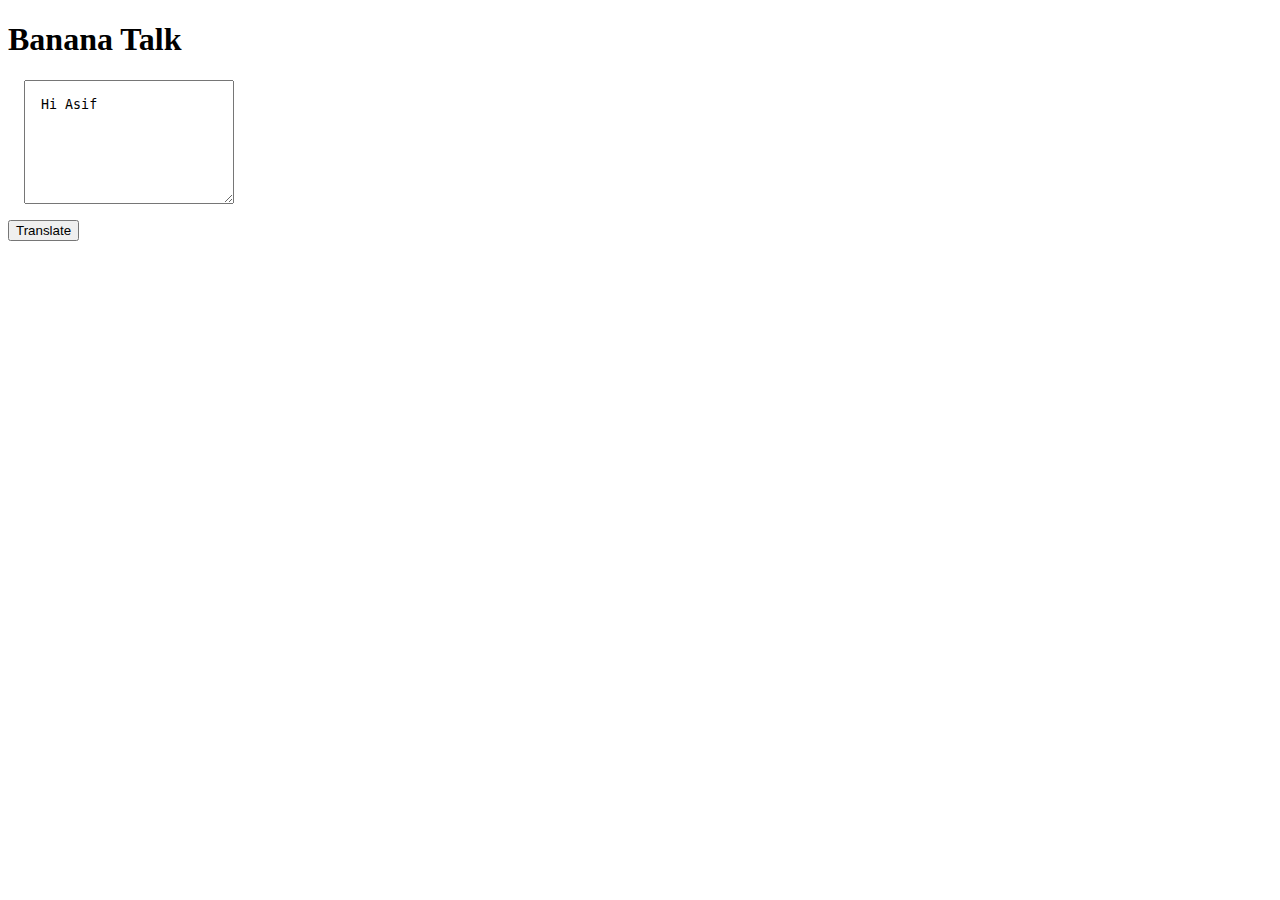
<file: Learning JS/index.html>
<!DOCTYPE html>
<html lang="en">
<head>
    <meta charset="UTF-8">
    <meta http-equiv="X-UA-Compatible" content="IE=edge">
    <meta name="viewport" content="width=device-width, initial-scale=1.0">
    <title>Banana Speak</title>
    <style>
         textarea {
             width: 90;
             height: 10vh;
             display: block; 
             margin: 1rem;
             padding: 1rem;
         }
    </style>
</head>
<body>
    <h1>Banana Talk</h1>
    <textarea id="txtinput" placeholder="you are a banana talk">Hi Asif</textarea>
    <button id="btn-translate">Translate</button>
    <script src="app.js" type="text/javascript"></script>
</body>
</html>
</file>
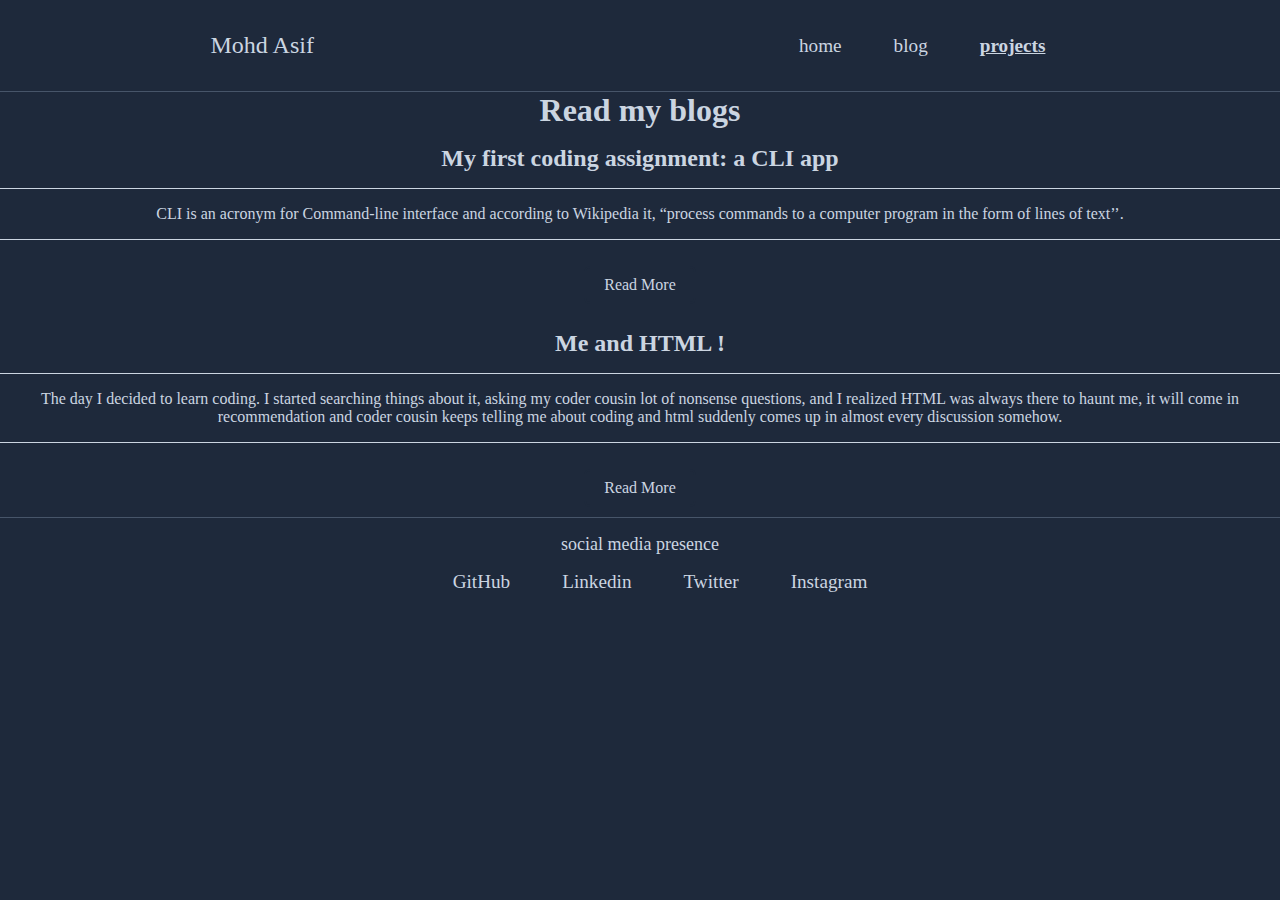
<file: blog.html>
<!DOCTYPE html>
<html lang="en">
  <head>
    <meta charset="UTF-8" />
    <meta http-equiv="X-UA-Compatible" content="IE=edge" />
    <meta name="viewport" content="width=device-width, initial-scale=1.0" />
    <title>blog</title>

    <link href="./style.css" rel="stylesheet" />
  </head>
  <body>
    <!-- <h2>Navigation</h2> -->

    <nav class="navigation">
      <div class="nav-brand">Mohd Asif</div>
      <div class="nav-list">
        <ul class="list-non-bullet nav-pills">
          <li class="list-inline">
            <a href="./home.html" class="links">home</a>
          </li>
          <li class="list-inline">
            <a class="links" href="blog.html">blog</a>
          </li>
          <li class="list-inline">
            <a class="links link-active" href="./projects.html">projects</a>
          </li>
        </ul>
      </div>
    </nav>
    <hr />

    <section>
      <h1 style="text-align: center">Read my blogs</h1>
      <h2 class="section">My first coding assignment: a CLI app</h2>
      <p class="section-content">
        CLI is an acronym for Command-line interface and according to Wikipedia
        it, “process commands to a computer program in the form of lines of
        text’’.
      </p>
      <div class="center">
        <a
          href="https://medium.com/@mohdasif_2842/my-first-coding-assignment-a-cli-app-4d9602fd0899"
          class="button-b"
          >Read More</a
        >
      </div>
    </section>

    <section>
      <h2 class="section">Me and HTML !</h2>
      <p class="section-content">
        The day I decided to learn coding. I started searching things about it,
        asking my coder cousin lot of nonsense questions, and I realized HTML
        was always there to haunt me, it will come in recommendation and coder
        cousin keeps telling me about coding and html suddenly comes up in
        almost every discussion somehow.
      </p>
      <div class="center">
        <a
          href="https://medium.com/@mohdasif_2842/me-and-html-da02640927e5"
          class="button-b"
          >Read More</a
        >
      </div>
    </section>

    <footer class="footer">
      <div class="footer-header">social media presence</div>
      <ul class="social-links non-bullet">
        <li class="list-inline">
          <a class="links" href="https://github.com/mohdasifabid">GitHub</a>
        </li>
        <li class="list-inline">
          <a
            class="links"
            href="https://www.linkedin.com/in/mohd-asif-91793116b/"
            >Linkedin</a
          >
        </li>
        <li class="list-inline">
          <a class="links" href="https://twitter.com/mohdasifabid">Twitter</a>
        </li>
        <li class="list-inline">
          <a class="links" href="https://www.instagram.com/mohdasifabid/"
            >Instagram</a
          >
        </li>
      </ul>
    </footer>
  </body>
</html>
</file>
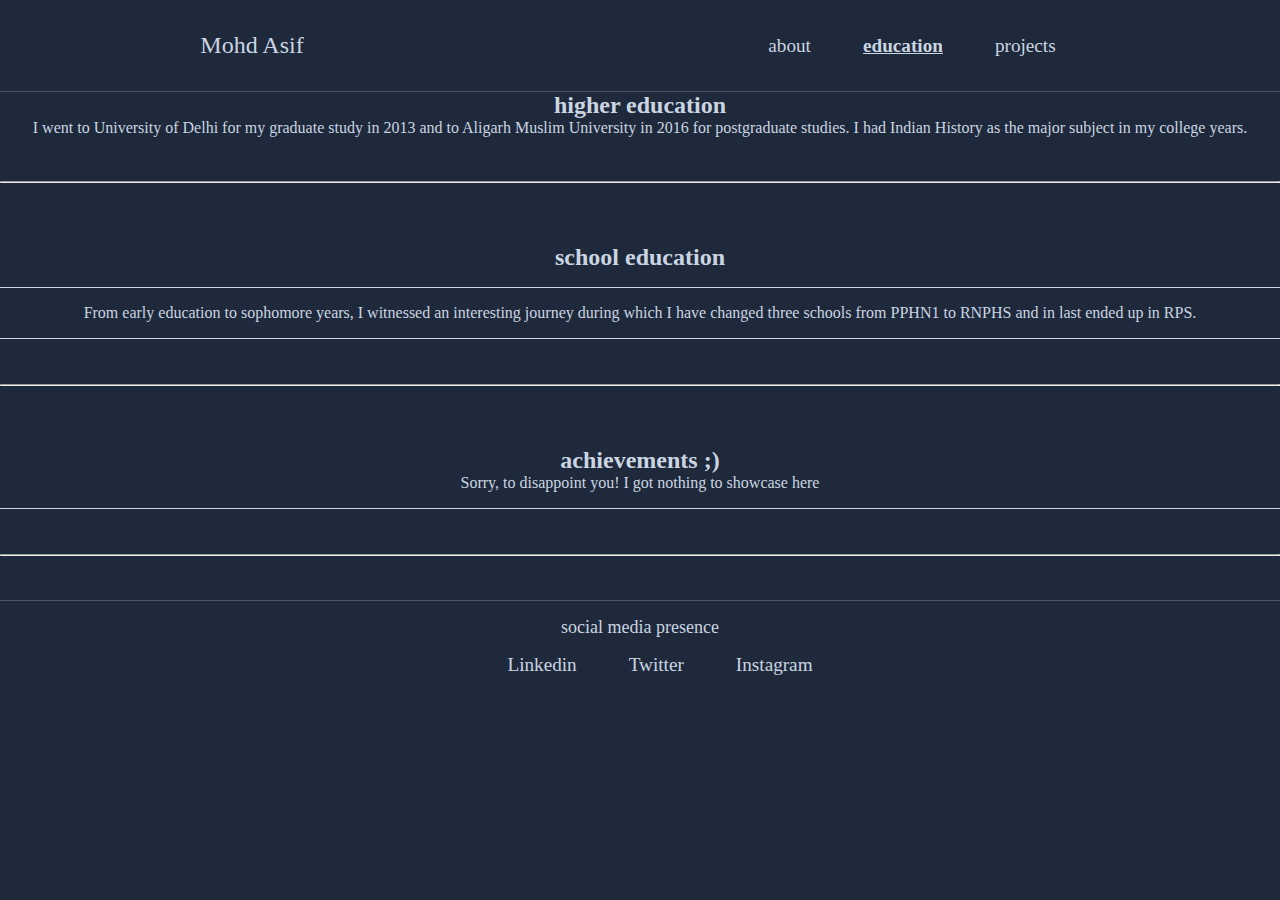
<file: edu.html>
<!DOCTYPE html>
<html lang="en">
<head>
    <meta charset="UTF-8">
    <meta http-equiv="X-UA-Compatible" content="IE=edge">
    <meta name="viewport" content="width=device-width, initial-scale=1.0">
    <title>Home for Portfolio</title>

    <link href="./style.css" rel="stylesheet" />

</head>
<body>
    
    <!-- <h2>Navigation</h2> -->
       
    <nav class="navigation">
        <div class="nav-brand">Mohd Asif</div>
      <div class="nav-list">
        <ul class="list-non-bullet nav-pills">
            <li class="list-inline">
                <a href="./index.html" class="links">about</a>
            </li>
            <li class="list-inline">
                <a class="links link-active" href="./edu.html">education</a>
            </li>
            <li class="list-inline">
                <a class="links" href="projects.html">projects</a>
            </li>

        </ul>
      </div>
    </nav>
    <hr>


    <h2 class="hero-p">higher education</h2>
    <P class="hero-p">I went to University of Delhi for my graduate study in 2013 and to Aligarh Muslim University in 2016 for postgraduate studies. I had Indian History as the major subject in my college years.</P>
    <!-- <p class="hero-p">For free images we can visit <a href="https://undraw.co/">undraw</a></p>
    <p class="hero-p">to avoid the blurr pronlem in image try to use png format</p>

    <img class="hero-img" src="https://pbs.twimg.com/profile_images/1363521628521459715/yVYf5bqP_400x400.jpg"/>
    
     <header class="hero">
        <h3 class="hero-heading">Heading Inside Header</h3>
        <title class="hero-title">Mohd Asif Portfolio</title>
    </header> --> 
    <hr>


    <h2 class="section">school education</h2>
      <p class="section">From early education  to sophomore years, I witnessed an interesting journey during which I have changed three schools from PPHN1 to RNPHS and in last ended up in RPS.</p>
      <hr>
      <section class="section"> 
        <h2>achievements ;)</h2>
        <p>Sorry, to disappoint you! I got nothing to showcase here</p>
      </section>
      <hr>

      



      <footer class="footer">
        <div class="footer-header">social media presence</div>
        <ul class="social-links non-bullet">
            <li class="list-inline">
                <a class="links" href="xyz">Linkedin</a>
            </li>
            <li class="list-inline">
                <a class="links" href="xyz">Twitter</a>
            </li>
            <li class="list-inline"> 
                <a class="links" href="xyz">Instagram</a>
            </li>
        </ul>
    </footer>




</body>
</html>
</file>
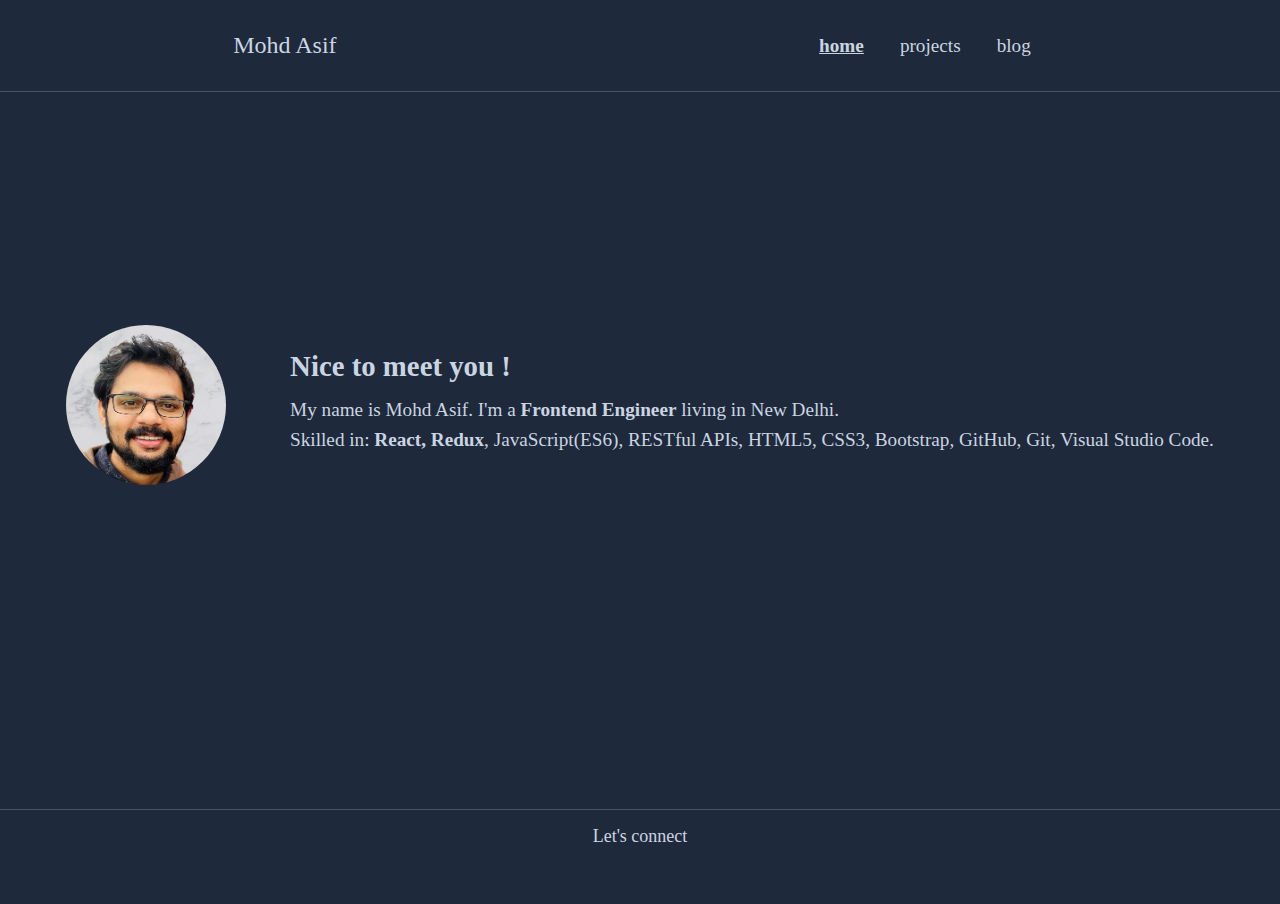
<file: home.html>
<!DOCTYPE html>
<html lang="en">

  <head>
    <meta charset="UTF-8">
    <meta http-equiv="X-UA-Compatible" content="IE=edge">
    <meta name="viewport" content="width=device-width, initial-scale=1.0">
    <title>Mohd Asif | Portfolio</title>

    <link rel="stylesheet" href="./style.css">
    <link rel="stylesheet"
      href="https://cdnjs.cloudflare.com/ajax/libs/font-awesome/6.1.1/css/all.min.css"
      integrity="sha512-KfkfwYDsLkIlwQp6LFnl8zNdLGxu9YAA1QvwINks4PhcElQSvqcyVLLD9aMhXd13uQjoXtEKNosOWaZqXgel0g=="crossorigin="anonymous"
      referrerpolicy="no-referrer" />
  </head>

  <body>
    <div class="main-container">
      <nav class="navigation">
        <div class="nav-brand" href="about.html">Mohd Asif</div>
        <div class="nav-list">
          <a class="links link-active" href="home.html">home</a>
          <a class="links" href="projects.html">projects</a>
          <a class="links" href="blog.html">blog</a>
        </div>
      </nav>
      <!-- <hr> -->


      <div class="body-content-container">
        <div class="profile-picture-container">
          <img class="profile-picture" src="/image/asif-pic.jpg" alt="">
        </div>
        <article>
          <h2>Nice to meet you !</h3>
          <p>
            My name is Mohd Asif. I'm a <b>Frontend Engineer</b> living in New
            Delhi.
          </p>
          <p>
            Skilled in: <b>React, Redux</b>, JavaScript(ES6), RESTful APIs,
            HTML5, CSS3, Bootstrap, GitHub, Git, Visual Studio Code.
          </p>
        </article>
      </div>

      <!-- <h2 class="section">Mohd Asif | Web Develper to be...</h2>
  <th></th>
  <p class="section-content">I'm 27 years old, post graduate freelance researcher. Open to new ideas and eager to learn
    something new.</p>

  <section>
    <h2 class="section">Projects</h2>
    <p class="section-content">
      Here are the projects I have completed for the very awesome neogcamp.
    </p>
    <div class="center">
      <a href="projects.html" class="button-b">See Projects</a>

    </div>
  </section>


  <section>
    <h2 class="section">Blog</h2>
    <p class="section-content">
      Here is the list of blogs written by me.
    </p>
    <div class="center">
      <a href="blog.html" class="button-b">See blogs</a>

    </div>
  </section> -->
      <footer class="footer">
        <div class="footer-header">Let's connect </div>
        <div>

          <a class="links" href="https://github.com/mohdasifabid" target="_blank"> <i
              class="fa-brands fa-github"></i></a>
          <a class="links" href="https://www.linkedin.com/in/mohdasifdev" target="_blank"><i
              class="fa-brands fa-linkedin-in"></i></a>
          <a class="links" href="https://twitter.com/mohdasifdev"><i
              class="fa-brands fa-twitter"></i></a>
          <a class="links" href="https://www.instagram.com/mohdasifabid/" target="_blank"><i
              class="fa-brands fa-instagram"></i></a>
        </div>

      </footer>
    </div>
  </body>

</html>
</file>
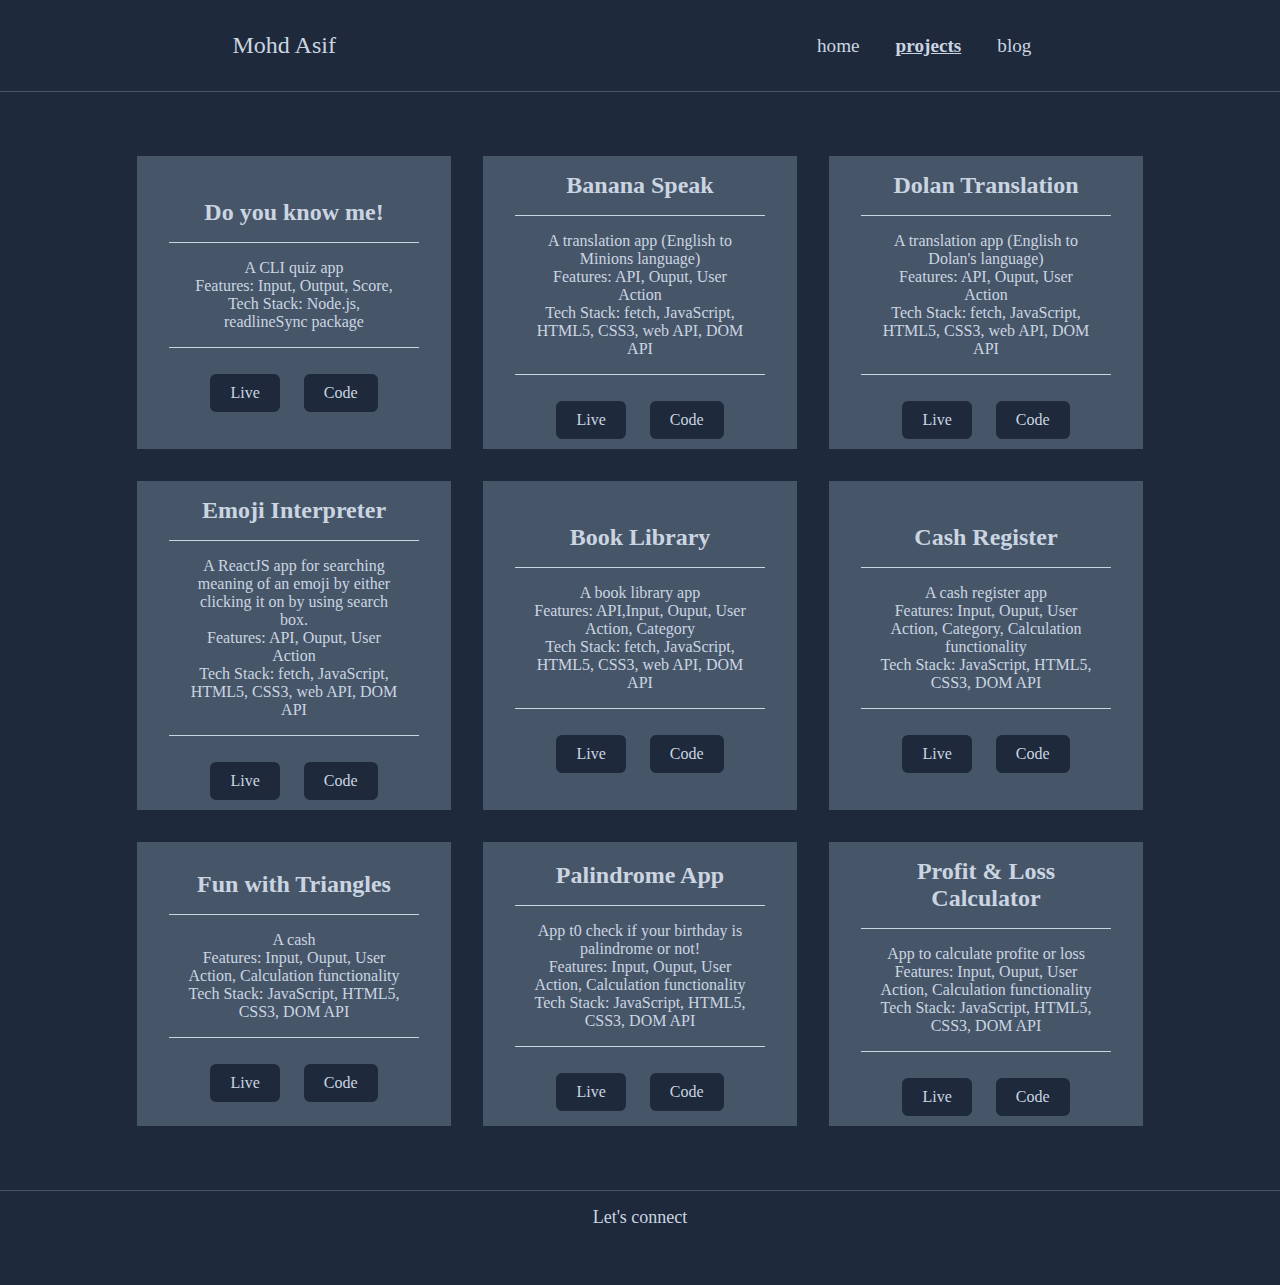
<file: initialProjects.html>
<!DOCTYPE html>
<html lang="en">
<head>
    <meta charset="UTF-8">
    <meta http-equiv="X-UA-Compatible" content="IE=edge">
    <meta name="viewport" content="width=device-width, initial-scale=1.0">
    <link rel="stylesheet" href="./style.css" />
    <link
      rel="stylesheet"
      href="https://cdnjs.cloudflare.com/ajax/libs/font-awesome/6.1.1/css/all.min.css"
      integrity="sha512-KfkfwYDsLkIlwQp6LFnl8zNdLGxu9YAA1QvwINks4PhcElQSvqcyVLLD9aMhXd13uQjoXtEKNosOWaZqXgel0g=="crossorigin="anonymous"
      referrerpolicy="no-referrer"
      />
    <title>Mohd Asif | Portfolio</title>
</head>
<body>
    <div class="main-container">
  
        <nav class="navigation">
          <div class="nav-brand" href="about.html">Mohd Asif</div>
          <div class="nav-list">
            <a class="links " href="home.html">home</a>
            <a class="links link-active" href="projects.html">projects</a>
            <a class="links" href="blog.html">blog</a>
          </div>
        </nav>
        <hr />
        <!--  -->
      <div class="project-body-content-container">
        <!--  -->
          <div class="project-container">
            <h2 class="section">Do you know me!</h2>
            <div class="section-content">
              <p>A CLI quiz app</p>
              <p>Features: Input, Output, Score,  </p>
              <p>
                Tech Stack: Node.js, readlineSync package
              </p>
            </div>
            <div class="center">
              <a href="https://replit.com/@mohdasifabid1/Mark-1" class="button-b"
                target="_blank">Live</a>
              <a href="https://github.com/mohdasifabid/mark-1"
                class="button-b" target="_blank"> Code</a>
            </div>
          </div>
          <!--  -->
          <div class="project-container">
            <h2 class="section">Banana Speak</h2>
            <div class="section-content">
              <p>A translation app (English to Minions language)</p>
              <p>Features: API, Ouput, User Action  </p>
              <p>
                Tech Stack: fetch, JavaScript, HTML5, CSS3, web API, DOM API
              </p>
            </div>
            <div class="center">
              <a href="https://banana-talk-app-mark6.netlify.app/" class="button-b"
                target="_blank">Live</a>
              <a href="https://github.com/mohdasifabid/banana-talk-app"
                class="button-b" target="_blank"> Code</a>
            </div>
          </div>
          <!--  -->
          <div class="project-container">
            <h2 class="section">Dolan Translation</h2>
            <div class="section-content">
              <p>A translation app (English to Dolan's language)</p>
              <p>Features: API, Ouput, User Action  </p>
              <p>
                Tech Stack: fetch, JavaScript, HTML5, CSS3, web API, DOM API
              </p>
            </div>
            <div class="center">
              <a href=https://dolan-translation-app-mark7.netlify.app/ class="button-b"
                target="_blank">Live</a>
              <a href="https://github.com/mohdasifabid/banana-speak"
                class="button-b" target="_blank"> Code</a>
            </div>
          </div>
          <!--  -->
          <div class="project-container">
            <h2 class="section">Emoji Interpreter</h2>
            <div class="section-content">
              <p>A ReactJS app for searching meaning of an emoji by either clicking
                it
                on by using search box.</p>
              <p>Features: API, Ouput, User Action </p>
              <p>
                Tech Stack: fetch, JavaScript, HTML5, CSS3, web API, DOM API
              </p>
            </div>
            <div class="center">
              <a href="https://hlgc2.csb.app/" class="button-b"
                target="_blank">Live</a>
              <a href="https://github.com/mohdasifabid/emoji-interpreter-code"
                class="button-b" target="_blank"> Code</a>
            </div>
          </div>

          <!--  -->
          <div class="project-container">
            <h2 class="section">Book Library</h2>
            <div class="section-content">
              <p>A book library app</p>
              <p>Features: API,Input, Ouput, User Action, Category </p>
              <p>
                Tech Stack: fetch, JavaScript, HTML5, CSS3, web API, DOM API
              </p>
            </div>
            <div class="center">
              <a href="https://rk145.csb.app/" class="button-b"
                target="_blank">Live</a>
              <a href="https://github.com/mohdasifabid/goodbook-code-mark-9"
                class="button-b" target="_blank"> Code</a>
            </div>
          </div>
          <!--  -->
          <div class="project-container">
            <h2 class="section">Cash Register</h2>
            <div class="section-content">
              <p>A cash register app</p>
              <p>Features: Input, Ouput, User Action, Category, Calculation functionality </p>
              <p>
                Tech Stack: JavaScript, HTML5, CSS3, DOM API
              </p>
            </div>
            <div class="center">
              <a href="https://cash-register-mark10-neogcamp.netlify.app/"class="button-b"
                target="_blank">Live</a>
              <a href="https://github.com/mohdasifabid/cash-register"
                class="button-b" target="_blank"> Code</a>
            </div>
          </div>
          <!--  -->
          <div class="project-container">
            <h2 class="section">Fun with Triangles</h2>
            <div class="section-content">
              <p>A cash</p>
              <p>Features: Input, Ouput, User Action, Calculation functionality </p>
              <p>
                Tech Stack: JavaScript, HTML5, CSS3, DOM API
              </p>
            </div>
            <div class="center">
              <a href="https://funwithtriangles-mark12.netlify.app/" class="button-b"
                target="_blank">Live</a>
              <a 
              href="https://github.com/mohdasifabid/funwithtriangles-mark12"
                class="button-b" target="_blank"> Code</a>
            </div>
          </div>
          <!--  -->
          <div class="project-container">
            <h2 class="section">Palindrome App</h2>
            <div class="section-content">
              <p>App t0 check if your birthday is palindrome or not!</p>
              <p>Features: Input, Ouput, User Action, Calculation functionality </p>
              <p>
                Tech Stack: JavaScript, HTML5, CSS3, DOM API
              </p>
            </div>
            <div class="center">
              <a href="https://palindromebirthday-mark13.netlify.app/"
              class="button-b"
                target="_blank">Live</a>
              <a 
              href="https://github.com/mohdasifabid/palindrome-birthday-mark13"
                class="button-b" target="_blank"> Code</a>
            </div>
          </div>
          <!--  -->
          <div class="project-container">
            <h2 class="section"> Profit & Loss Calculator</h2>
            <div class="section-content">
              <p>App to calculate profite or loss</p>
              <p>Features: Input, Ouput, User Action, Calculation functionality </p>
              <p>
                Tech Stack: JavaScript, HTML5, CSS3, DOM API
              </p>
            </div>
            <div class="center">
              <a href="https://lossandprofit-calculator-mark14.netlify.app/"
              class="button-b"
                target="_blank">Live</a>
              <a 
              href="https://github.com/mohdasifabid/loss-profit-mark14"
                class="button-b" target="_blank"> Code</a>
            </div>
          </div>
        </div>
  
                <footer class="footer">
                  <div class="footer-header">Let's connect</div>
                  <div>
                    <a class="links" href="https://github.com/mohdasifabid" target="_blank">
                      <i class="fa-brands fa-github"></i></a>
                    <a class="links"
                      href="https://www.linkedin.com/in/mohdasifdev" target="_blank"><i
                        class="fa-brands fa-linkedin-in"></i></a>
                    <a class="links" href="https://twitter.com/mohdasifdev" target="_blank"><i
                        class="fa-brands fa-twitter"></i></a>
                    <a class="links"
                      href="https://www.instagram.com/mohdasifabid/" target="_blank"><i
                        class="fa-brands fa-instagram"></i></a>
                  </div>
                </footer>
   </div>
  
  
</body>
</html>
</file>
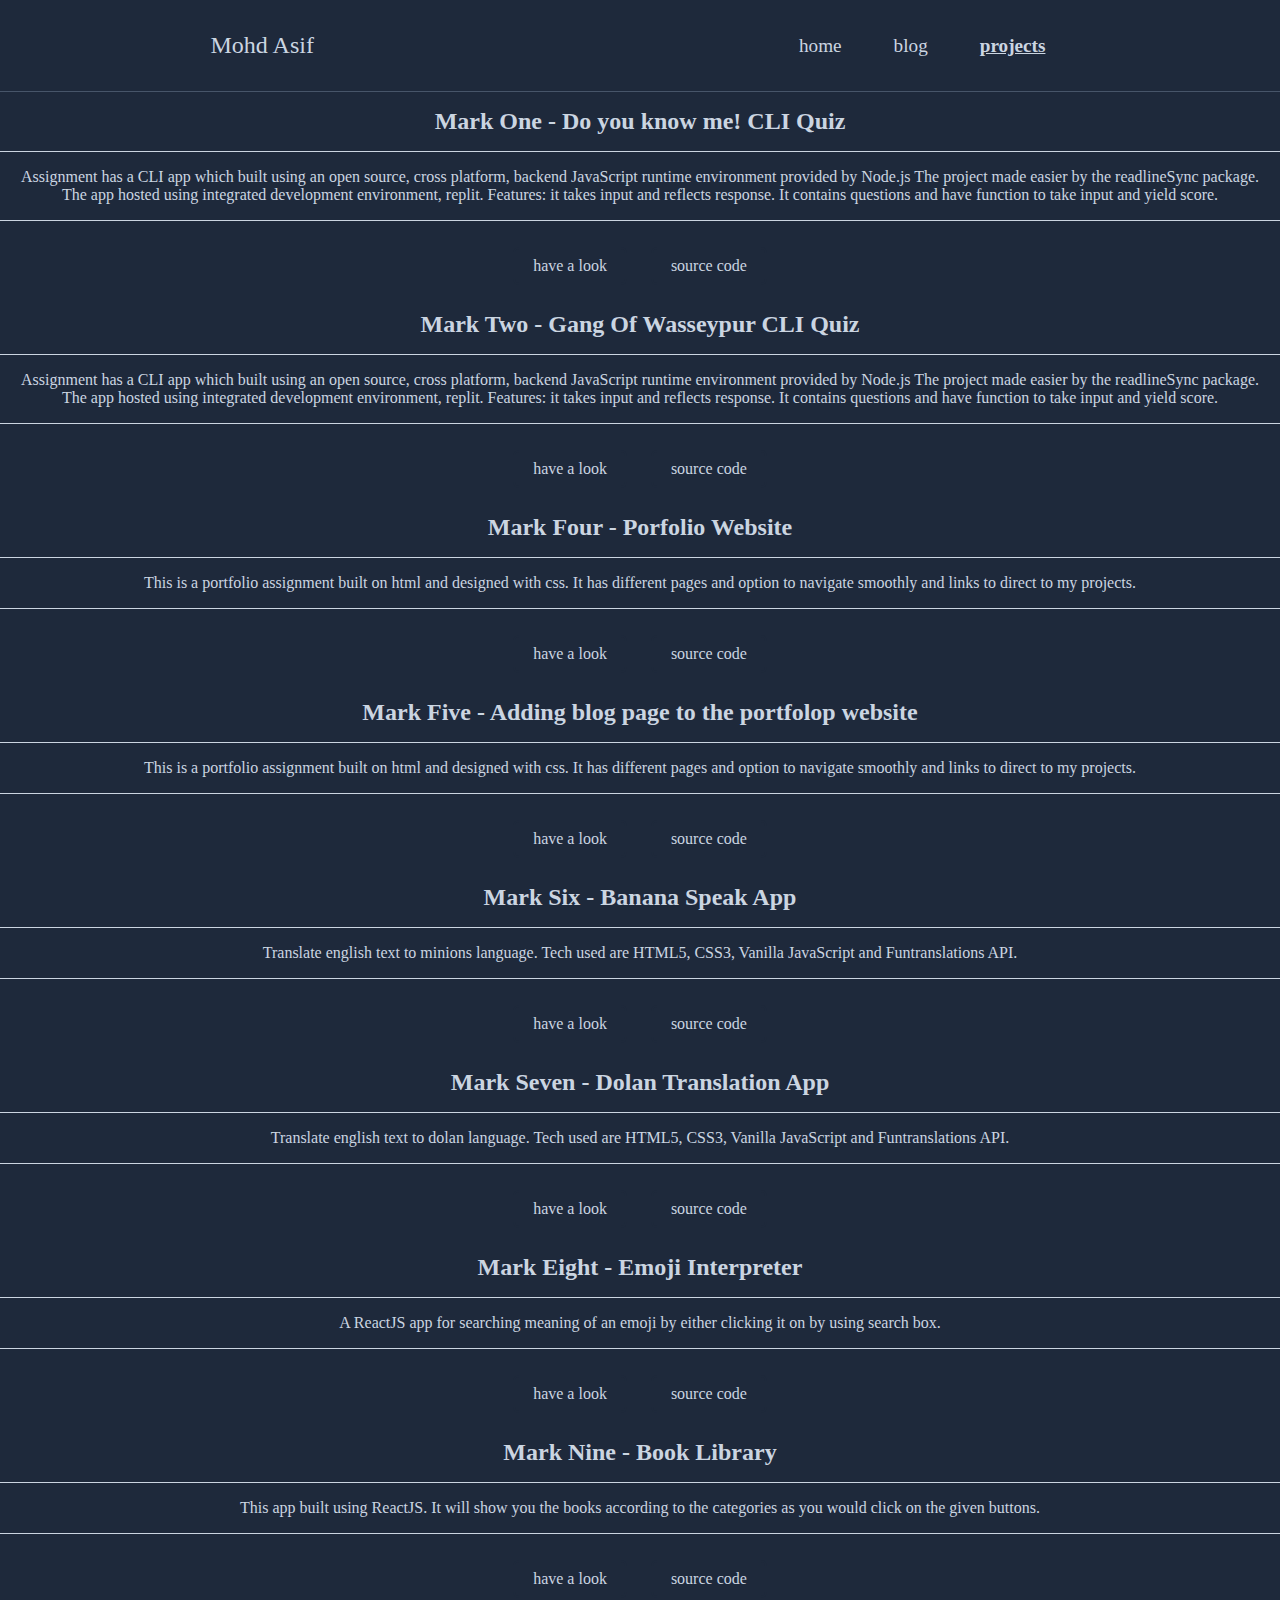
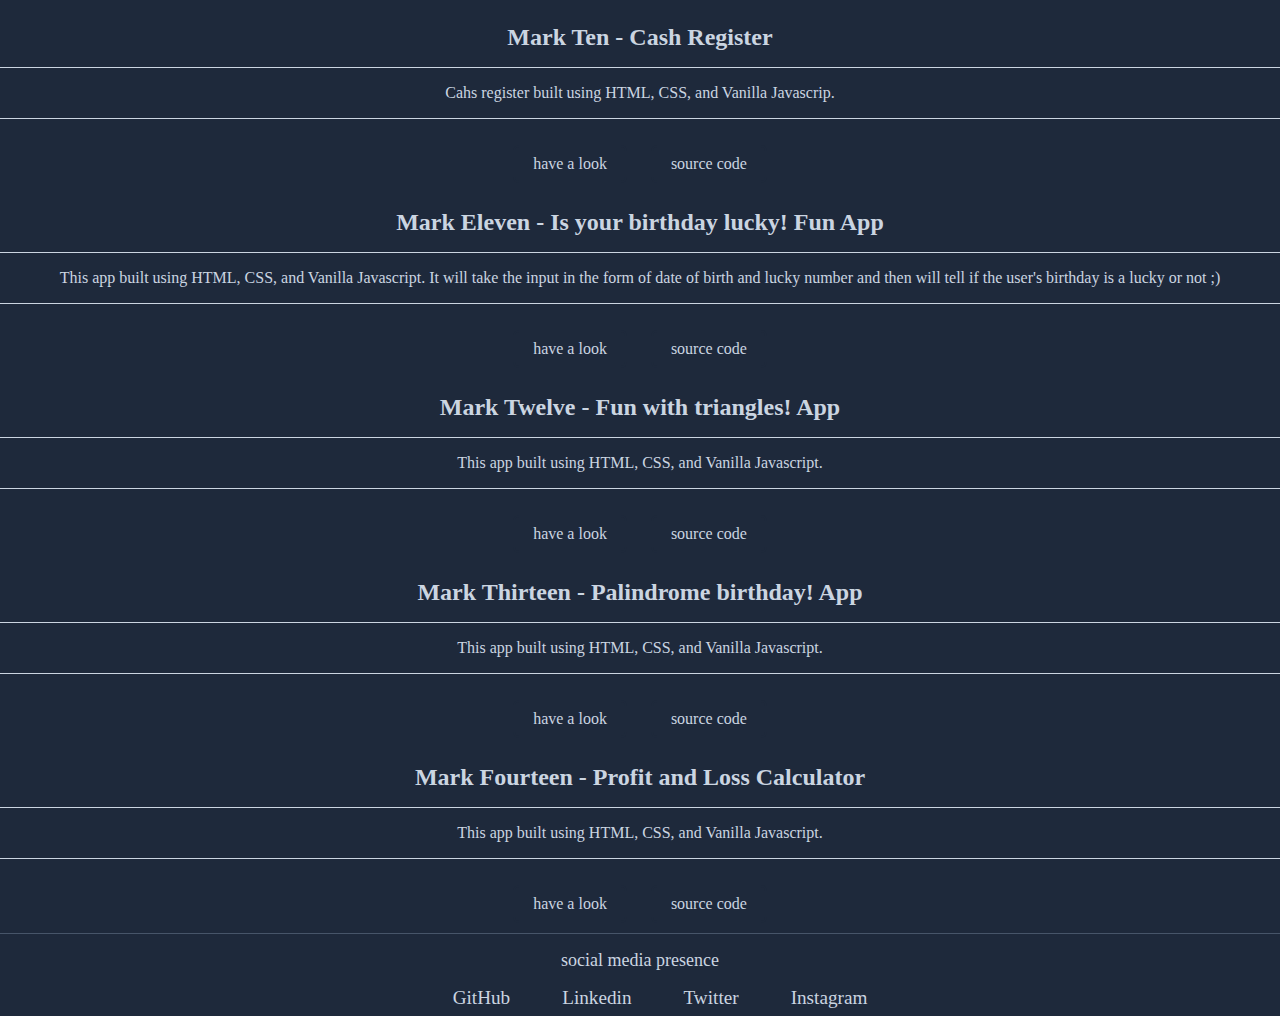
<file: projects.html>
<!DOCTYPE html>
<html lang="en">
  <head>
    <meta charset="UTF-8" />
    <meta http-equiv="X-UA-Compatible" content="IE=edge" />
    <meta name="viewport" content="width=device-width, initial-scale=1.0" />
    <title>Project page of Porfolio</title>

    <link rel="stylesheet" href="./style.css" />
  </head>
  <body>
    <!-- <nav class="navigation"> -->

    <nav class="navigation">
      <div class="nav-brand">Mohd Asif</div>
      <div class="nav-list">
        <ul class="list-non-bullet nav-pills">
          <li class="list-inline">
            <a href="./home.html" class="links">home</a>
          </li>
          <li class="list-inline">
            <a class="links" href="blog.html">blog</a>
          </li>
          <li class="list-inline">
            <a class="links link-active" href="./projects.html">projects</a>
          </li>
        </ul>
      </div>
    </nav>
    <hr />

    

    <section>
      <h2 class="section">Mark One - Do you know me! CLI Quiz</h2>
      <p class="section-content">
  
        Assignment has a CLI app which built using an open source, cross platform, backend JavaScript runtime environment provided by Node.js 
        The project made easier by the readlineSync package. The app hosted using integrated development environment, replit. 
        Features: it takes input and reflects response.  It contains questions and have
        function to take input and yield score.
        

      </p>
      <div class="center">
        <a href="https://replit.com/@mohdasifabid1/Mark-1" class="button-b"
          >have a look</a
        >
        <a href="https://github.com/mohdasifabid/mark-1" class="button-b"
          >source code</a
        >
      </div>
    </section>

    <section>
      <h2 class="section">Mark Two - Gang Of Wasseypur CLI Quiz</h2>
      <p class="section-content">
        Assignment has a CLI app which built using an open source, cross platform, backend JavaScript runtime environment provided by Node.js 
        The project made easier by the readlineSync package. The app hosted using integrated development environment, replit. 
        Features: it takes input and reflects response. It contains questions and have
        function to take input and yield score.
      </p>
      <div class="center">
        <a
          href="https://replit.com/@mohdasifabid1/assignment-one#index.js"
          class="button-b"
          >have a look</a
        >
        <a href="https://github.com/mohdasifabid/mark-2" class="button-b"
          >source code</a
        >
      </div>
    </section>

    <section>
      <h2 class="section">Mark Four - Porfolio Website</h2>
      <p class="section-content">
        This is a portfolio assignment built on html and designed with css. It
        has different pages and option to navigate smoothly and links to direct
        to my projects.
      </p>
      <div class="center">
        <a href="/" class="button-b">have a look</a>
        <a href="https://github.com/mohdasifabid/portfolio" class="button-b"
          >source code</a
        >
      </div>
    </section>
    <section>
      <h2 class="section">
        Mark Five - Adding blog page to the portfolop website
      </h2>
      <p class="section-content">
        This is a portfolio assignment built on html and designed with css. It
        has different pages and option to navigate smoothly and links to direct
        to my projects.
      </p>
      <div class="center">
        <a
          href="https://medium.com/@mohdasif_2842/this-eid-i-was-having-the-company-of-dead-ones-caa2e0a6e8c1"
          class="button-b"
          >have a look</a
        >
        <a href="https://github.com/mohdasifabid/portfolio" class="button-b"
          >source code</a
        >
      </div>
    </section>

    <section>
      <h2 class="section">Mark Six - Banana Speak App</h2>
      <p class="section-content">
        Translate english text to minions language. Tech used are HTML5, CSS3,
        Vanilla JavaScript and Funtranslations API.
      </p>
      <div class="center">
        <a href="https://banana-talk-app-mark6.netlify.app/" class="button-b"
          >have a look</a
        >
        <a
          href="https://github.com/mohdasifabid/banana-talk-app"
          class="button-b"
          >source code</a
        >
      </div>
    </section>

    <section>
      <h2 class="section">Mark Seven - Dolan Translation App</h2>
      <p class="section-content">
        Translate english text to dolan language. Tech used are HTML5, CSS3,
        Vanilla JavaScript and Funtranslations API.
      </p>
      <div class="center">
        <a href=https://dolan-translation-app-mark7.netlify.app/ class="button-b"
          >have a look</a
        >
        <a
          href="https://github.com/mohdasifabid/banana-speak"
          class="button-b"
          >source code</a
        >
      </div>
    </section>

    <section>
      <h2 class="section">Mark Eight - Emoji Interpreter</h2>
      <p class="section-content">
        A ReactJS app for searching meaning of an emoji by either clicking it on by using search box.
      </p>
      <div class="center">
        <a href="https://hlgc2.csb.app/" class="button-b"
          >have a look</a
        >
        <a
          href="https://github.com/mohdasifabid/emoji-interpreter-code"
          class="button-b"
          >source code</a
        >
      </div>
    </section>

    <section>
      <h2 class="section">Mark Nine - Book Library</h2>
      <p class="section-content">
        This app built using ReactJS. It will show you the books according to the categories as you would click on the given buttons.
      </p>
      <div class="center">
        <a href="https://rk145.csb.app/" class="button-b"
          >have a look</a
        >
        <a
          href="https://github.com/mohdasifabid/goodbook-code-mark-9"
          class="button-b"
          >source code</a
        >
      </div>
    </section>

    <section>
      <h2 class="section">Mark Ten - Cash Register</h2>
      <p class="section-content">
Cahs register built using HTML, CSS, and Vanilla Javascrip.      </p>
      <div class="center">
        <a href="https://cash-register-mark10-neogcamp.netlify.app/" class="button-b"
          >have a look</a
        >
        <a
          href="https://github.com/mohdasifabid/cash-register"
          class="button-b"
          >source code</a
        >
      </div>
    </section>

    <section>
      <h2 class="section">Mark Eleven - Is your birthday lucky! Fun App</h2>
      <p class="section-content"> 
        This app built using HTML, CSS, and Vanilla Javascript. It will take the input in the form of date of birth and lucky number and then will tell if the user's birthday is a lucky or not ;)    </p>
      <div class="center">
        <a href="https://lucky-number-mark11.netlify.app/" class="button-b"
          >have a look</a
        >
        <a
          href="https://github.com/mohdasifabid/lucky-number-mark11"
          class="button-b"
          >source code</a
        >
      </div>
    </section>

    <section>
      <h2 class="section">Mark Twelve - Fun with triangles! App</h2>
      <p class="section-content"> 
        This app built using HTML, CSS, and Vanilla Javascript.    </p>
      <div class="center">
        <a href="https://funwithtriangles-mark12.netlify.app/" class="button-b"
          >have a look</a
        >
        <a
          href="https://github.com/mohdasifabid/funwithtriangles-mark12"
          class="button-b"
          >source code</a
        >
      </div>
    </section>

    <section>
      <h2 class="section">Mark Thirteen - Palindrome birthday! App</h2>
      <p class="section-content"> 
        This app built using HTML, CSS, and Vanilla Javascript.   </p>
      <div class="center">
        <a href="https://palindromebirthday-mark13.netlify.app/" class="button-b"
          >have a look</a
        >
        <a
          href="https://github.com/mohdasifabid/palindrome-birthday-mark13"
          class="button-b"
          >source code</a
        >
      </div>
    </section>

    <section>
      <h2 class="section">Mark Fourteen - Profit and Loss Calculator</h2>
      <p class="section-content"> 
        This app built using HTML, CSS, and Vanilla Javascript.   </p>
      <div class="center">
        <a href="https://lossandprofit-calculator-mark14.netlify.app/" class="button-b"
          >have a look</a
        >
        <a
          href="https://github.com/mohdasifabid/loss-profit-mark14"
          class="button-b"
          >source code</a
        >
      </div>
    </section>

    

    <footer class="footer">
      <div class="footer-header">social media presence</div>
      <ul class="social-links non-bullet">
        <li class="list-inline"> 
          <a class="links" href="https://github.com/mohdasifabid">GitHub</a>
      </li>
        <li class="list-inline">
          <a
            class="links"
            href="https://www.linkedin.com/in/mohdasifdev"
            >Linkedin</a
          >
        </li>
        <li class="list-inline">
          <a class="links" href="https://twitter.com/mohdasifdev">Twitter</a>
        </li>
        <li class="list-inline">
          <a class="links" href="https://www.instagram.com/mohdasifabid/"
            >Instagram</a
          >
        </li>
      </ul>
    </footer>
  </body>
</html>
</file>
<file: style.css>
@import url("https://fonts.googleapis.com/css2?family=Lora:wght@500&display=swap");


:root {
  --primary-color: #cbd5e1;
  --gray-color: #6b7280;
  --light-gray: #f3f4f6;
  --secondary-color: #1e293b;
  --tertiary-color: #475569;
}

*{
  margin: 0;
}

body {
  /* font-family: "Lora", serif; */
  /* margin: 20px; */
  background-color: var(--secondary-color);
  color: var(--primary-color);
}

.main-container{
  height: 100vh;
  display: flex;
  flex-direction: column;
}

hr {
  margin: 2.8rem 0rem;
}

.container-fluid {
  padding: 0rem 1rem;
}

.container-center {
  max-width: 600px;
  margin: auto;
}

.links {
  text-decoration: none;
  padding: 0.5rem 1rem;
  font-size: larger;
}

.link-one {
  background-color: var(--primary-color);
  border-radius: 0.5rem;
}

.link-two {
  background-color: var(--primary-color);
  border-radius: 0.5rem;
  border: 1px solid var(--primary-color);
}

.non-bullet {
  list-style: none;
}

.list-inline {
  display: inline;
  padding: 0rem 0.5rem;
}

.navigation {
  position: fixed;
  width: 100vw;
  top: 0;
  color: var(--primary-color);
  background-color: var(--secondary-color);
  padding: 2rem 0;
  display: flex;
  justify-content: space-around;
  align-items: center;
  flex-basis: 116px;
  border-bottom: 1px solid #475569;

}
.nav-brand{
  font-size: x-large;
}
.body-content-container{
  flex-grow: 1;
  display: flex;
  /* margin-top: -.85rem; */
  align-items: center;
  justify-content: center;
  background-color: var(--secondary-color);
}
.body-content-container article{
  display: flex;
  flex-direction: column;
  font-size: larger;
  flex-wrap: wrap;
  padding: 1rem 2rem;
}
.body-content-container article h2{
  margin-bottom: 1rem;
}
.body-content-container article p{
  margin-bottom: .5rem;
}
.profile-picture-container{
  background-color: var(--secondary-color);
  padding: 3rem 2rem;
  display: flex;
}
.profile-picture{
  width: 10rem;
  height: 10rem;
  border-radius: 50%;
}


.nav-list a{
  color: var(--primary-color);
}

/* .navigation .nav-pills {
    
} */

.navigation .link-active {
  font-weight: bold;
  text-decoration: underline;
}

.hero {
  padding: 2rem;
}

.hero-p {
  text-align: center;
}
.hero-img {
  max-width: 350px;
  display: block;
  margin: auto;
}

.hero-heading {
  text-align: center;
  padding-top: 1rem;
  font-size: 1.5rem;
  color: var(--gray-color);
}



.button-b {
  border: 2px solid var(--secondary-color);
  color: var(--primary-color);
  padding: 8px 18px;
  font-size: 16px;
  cursor: pointer;
  display: inline-block;
  text-decoration: none;
  border-radius: 6px;
  background-color: var(--secondary-color);
  margin: 10px;
}

.center {
  text-align: center;
  padding-top: 1rem;
}
.footer {
  background-color: var(--secondary-color);
  color: var(--primary-color);
  display: flex;
  flex-direction: column;
  justify-content: center;
  align-items: center;
  gap: 1rem;
  border-top: 1px solid #475569;
  padding-top: 1rem;
}
.fa-brands{
  font-size: xx-large;
}
.footer-header{
  font-size: large;
}


.footer .links {
  color: var(--primary-color);
  font-size: larger;
}

/* project page */
.project-body-content-container{
  display: flex;
  flex-wrap: wrap;
  flex-direction: row;
  columns: var(--secondary-color);
  flex-grow: 1;
  gap: 2rem;
  margin: 1rem;
  justify-content: center;
  padding: 3rem 0;
}

.project-container{
  background-color: var(--tertiary-color);
  color: var(--primary-colors);
  display: flex;
  flex-direction: column;
  justify-content: center;
  padding: 0rem 2rem;
  max-width: 250px;
}
.project-container:hover{
  box-shadow: 1px 0px 1px 3px #64748b;
}

.section {
  text-align: center;
  padding: 2rem;
  border-bottom: 1px solid var(--primary-color);
  padding: 1rem;
  color: var(--primary-color);
}

.section h3 {
  text-align: center;
  padding: 2rem;
  background-color: #334155;
}

.section-content {
  text-align: center;
  padding: 1rem;
  /* background-color: var(--secondary-color); */
  border-bottom: 1px solid var(--primary-color);

}

#btn-special-container{
  align-items: center;
}
#btn-special{
  color: var(--primary-color);
  text-decoration: none;
  cursor: pointer;
  border: 1px solid var(--primary-color);
  width: fit-content;
  padding: 1rem;
  font-weight: bold;
  font-size: large;
}
#btn-special:hover{
  background-color: var(--secondary-color);
}
.btn-box{
  min-width: 250px;
  min-height: 250px;
  align-items: center;
}
</file>
